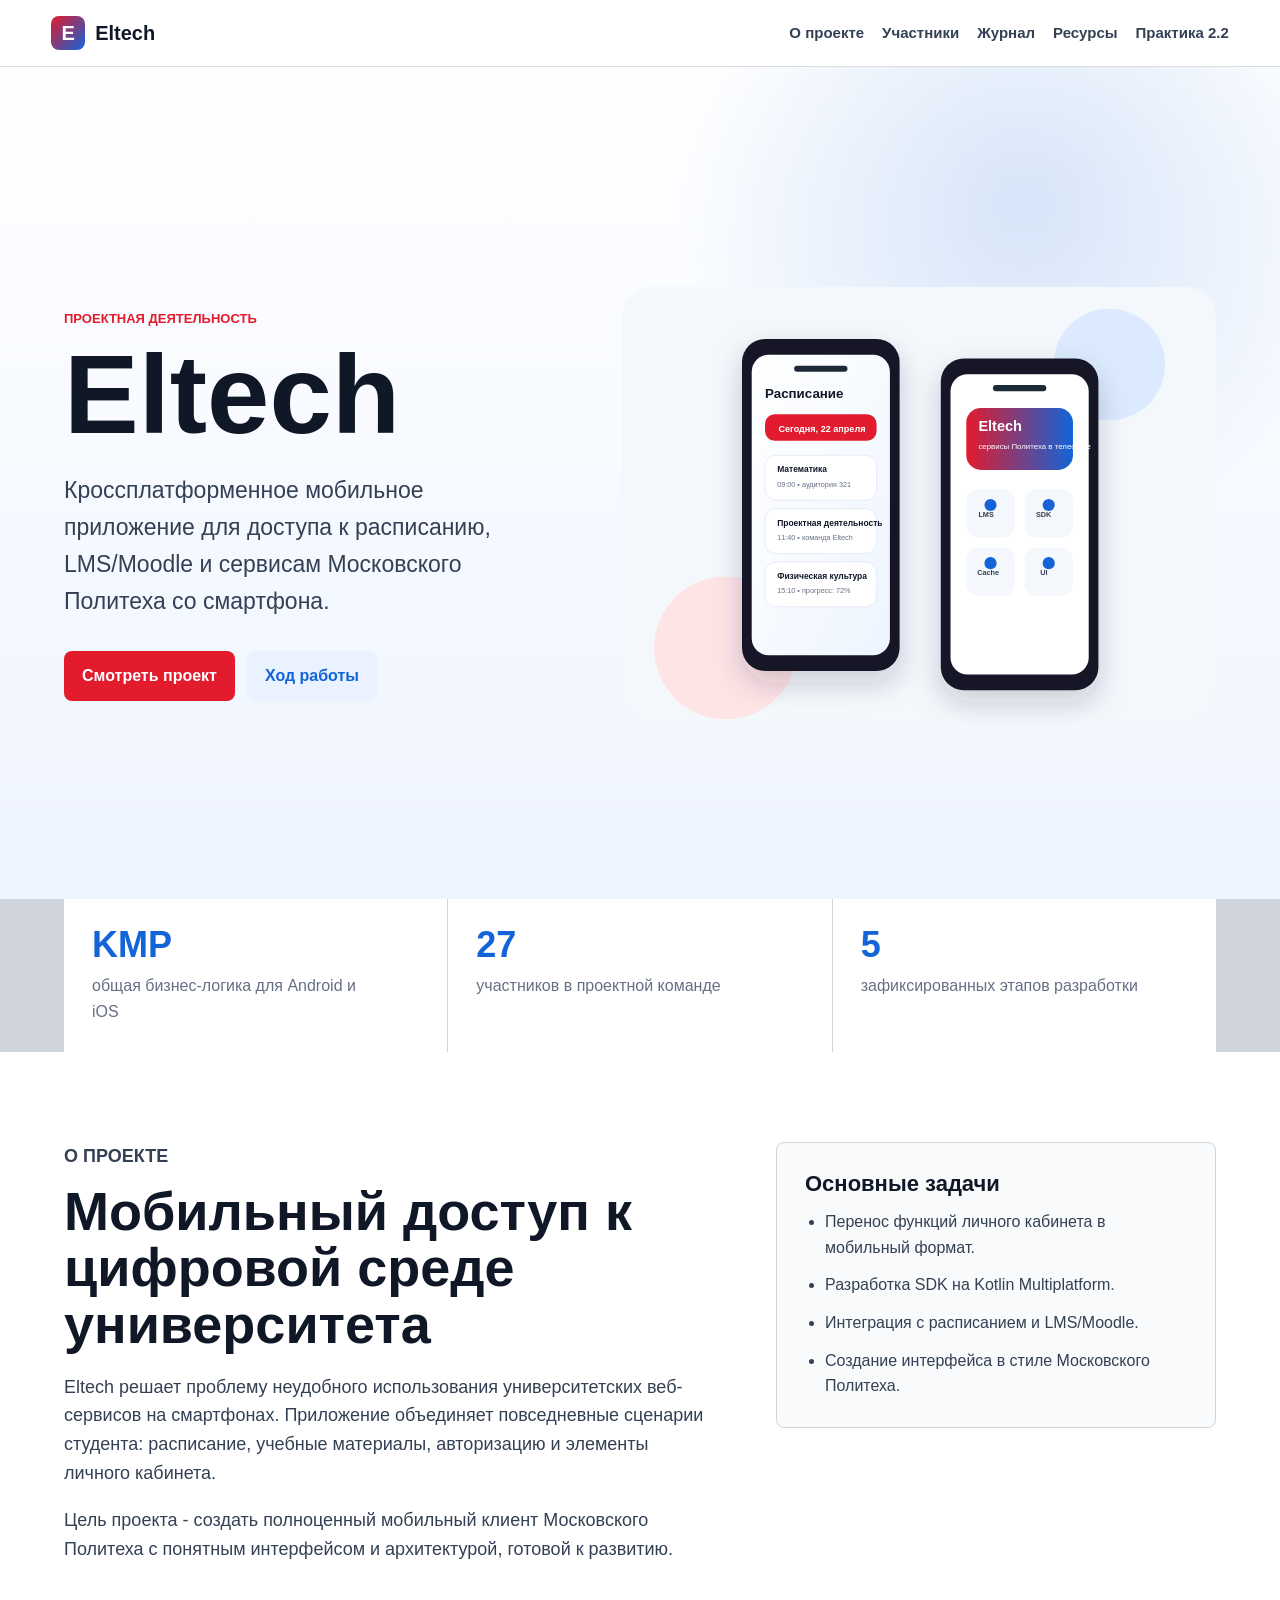
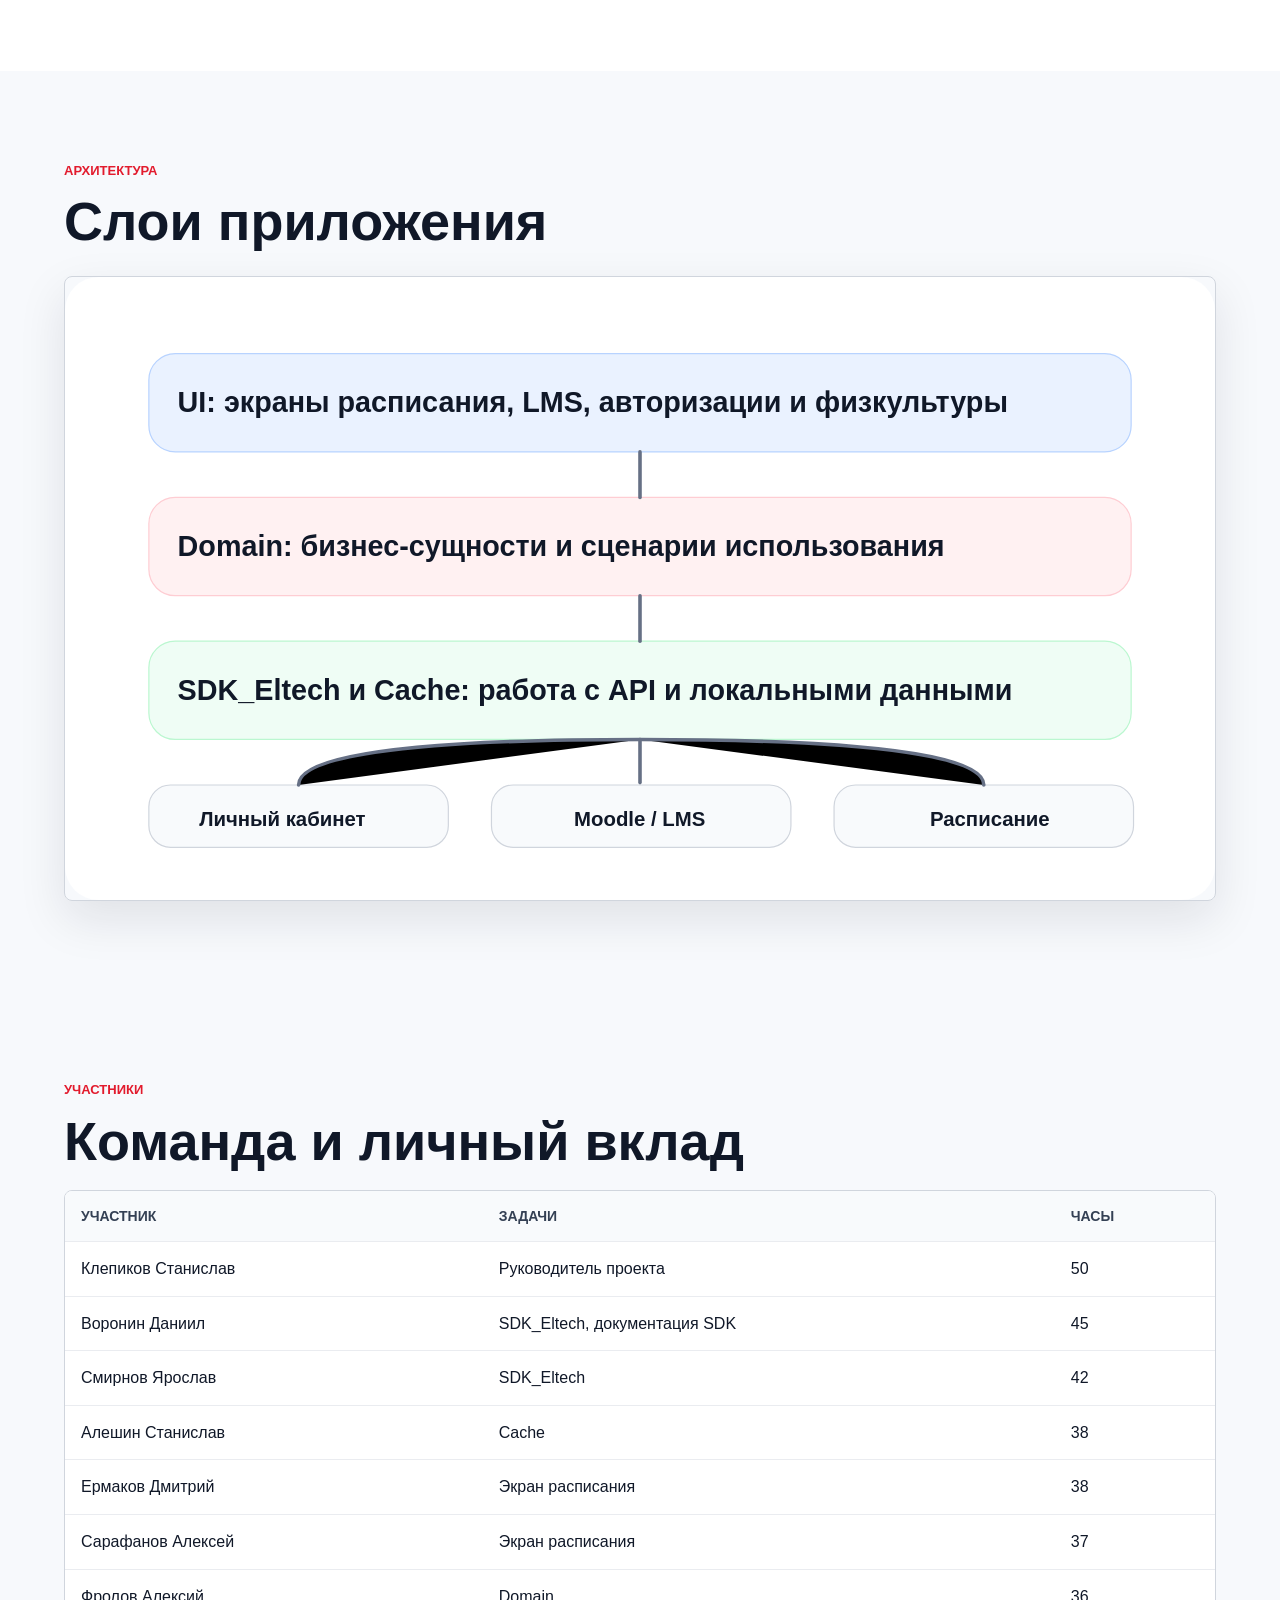
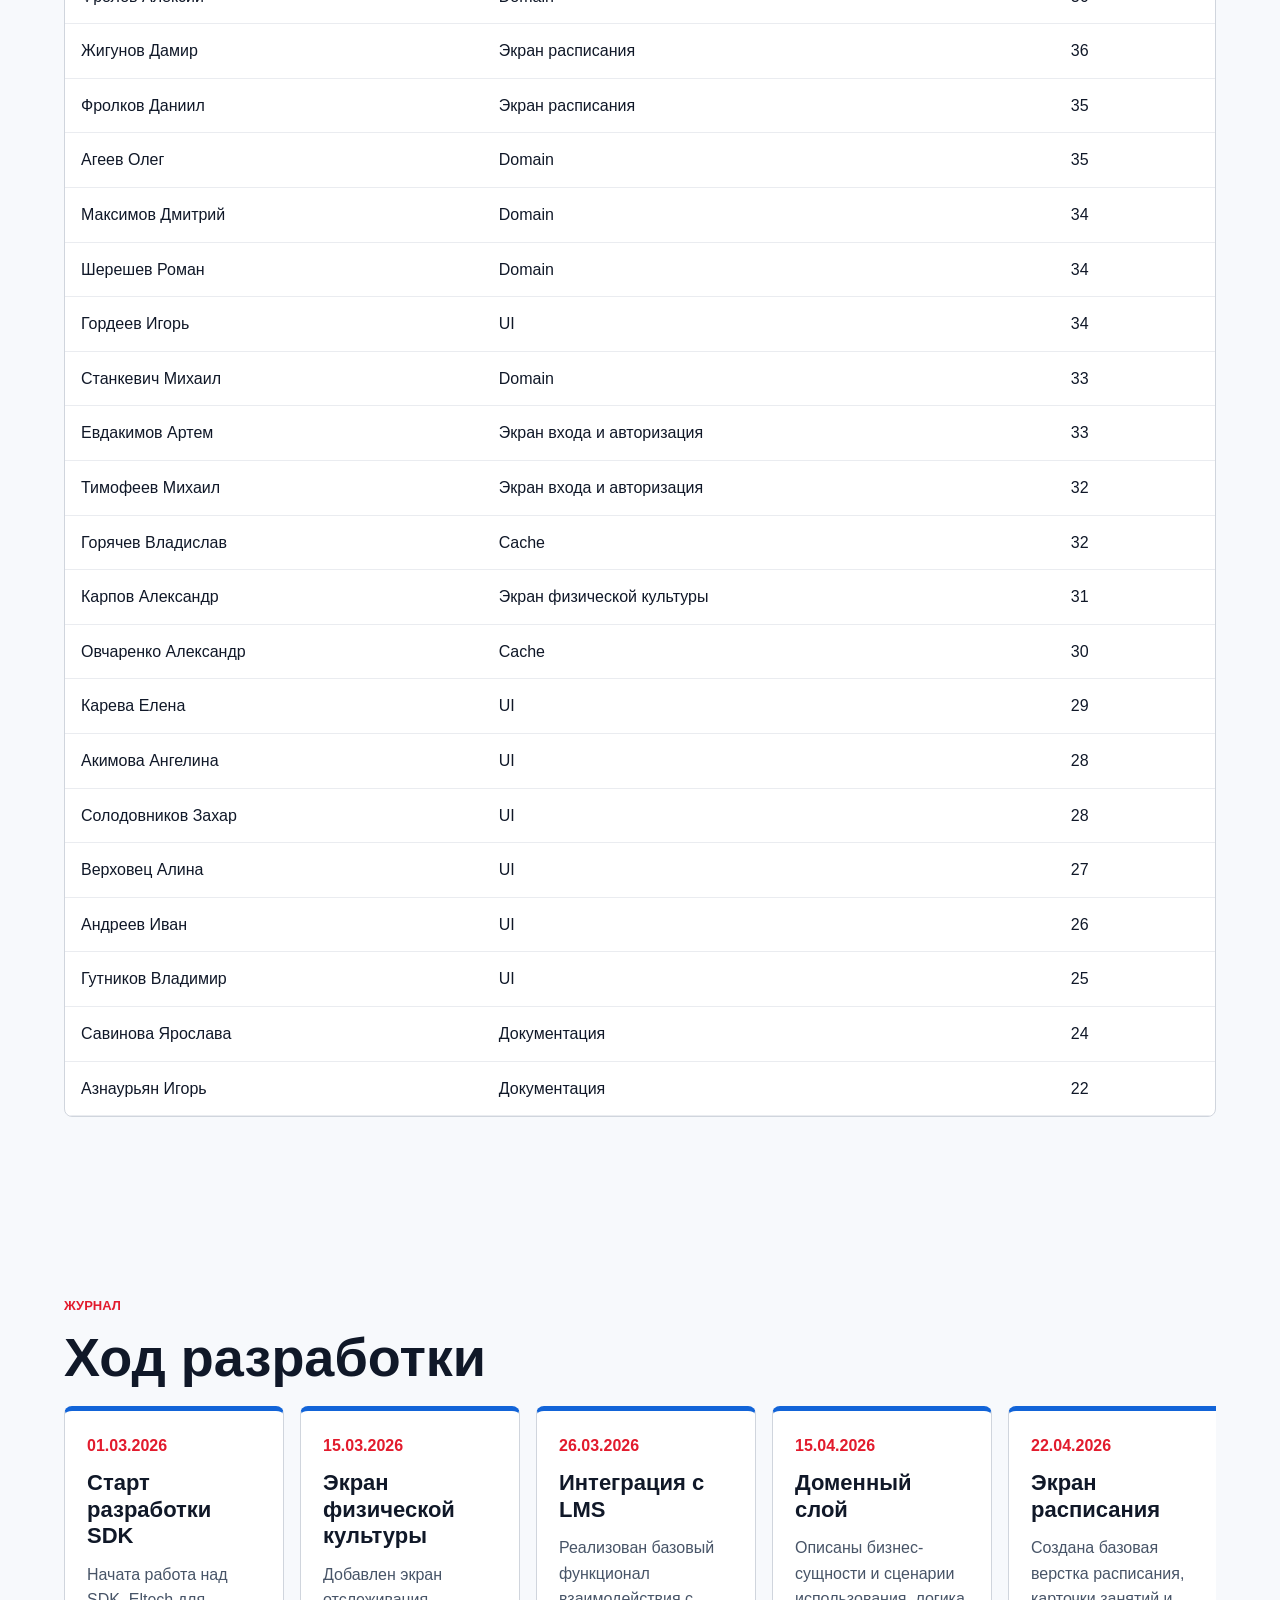
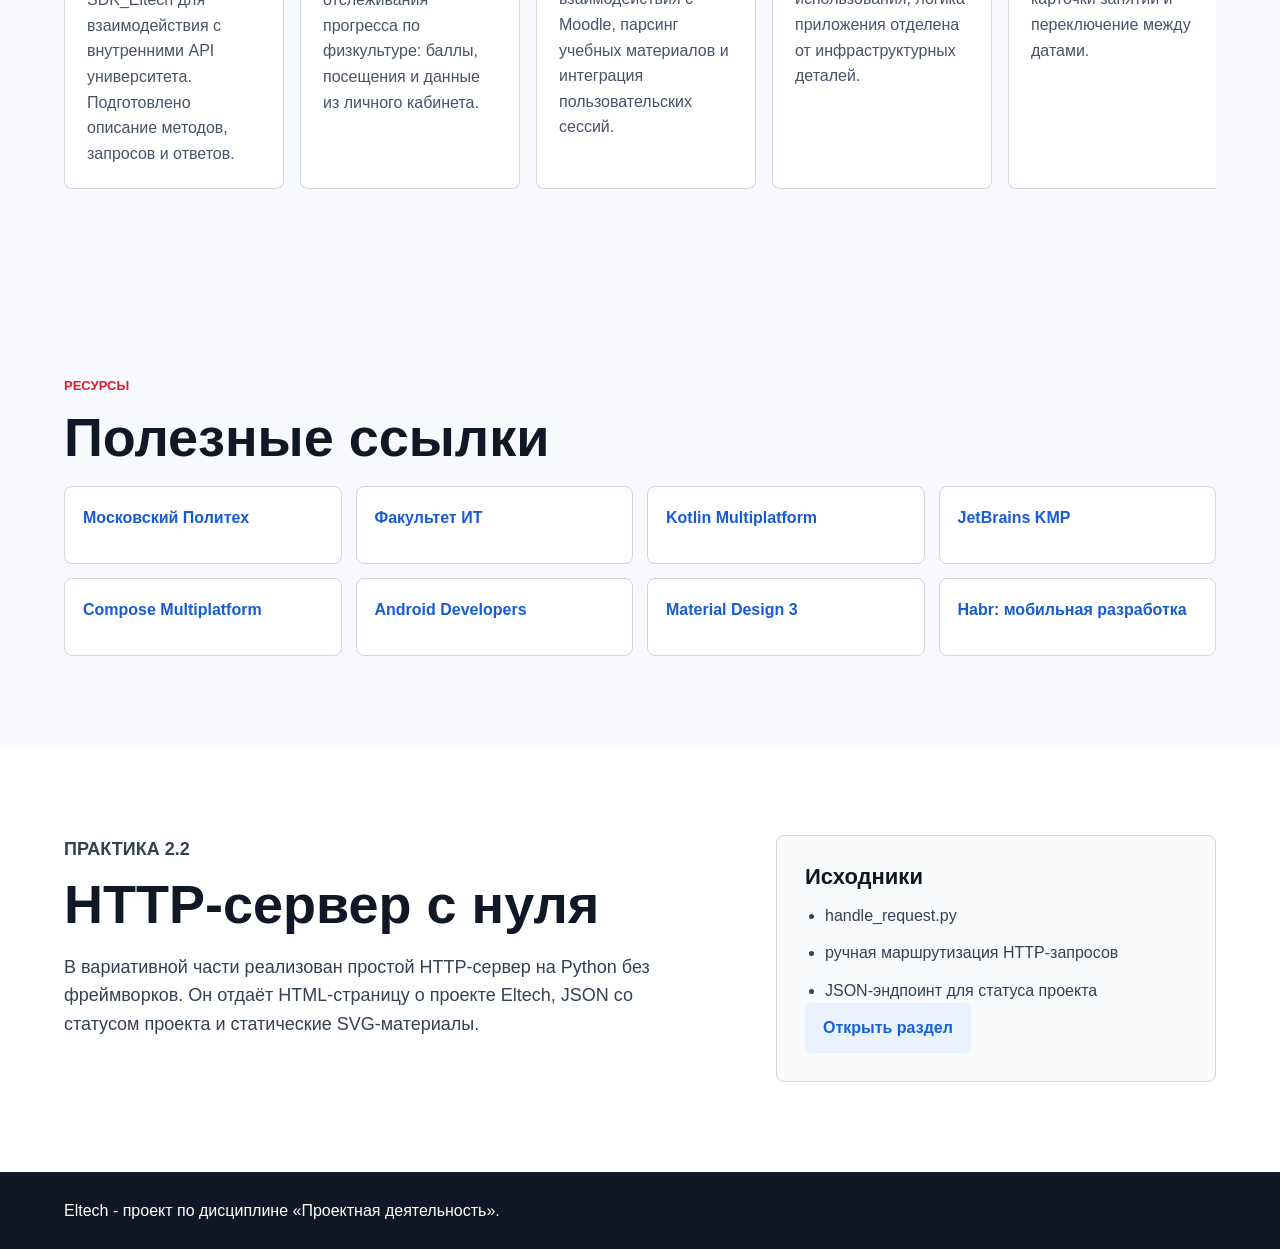
<file: site/index.html>
<!doctype html>
<html lang="ru">
  <head>
    <meta charset="utf-8">
    <meta name="viewport" content="width=device-width, initial-scale=1">
    <title>Eltech - мобильное приложение Московского Политеха</title>
    <link rel="stylesheet" href="css/main.css">
  </head>
  <body>
    <header class="topbar">
      <a class="brand" href="#home" aria-label="Eltech">
        <span class="brand-mark">E</span>
        <span>Eltech</span>
      </a>
      <nav class="nav" aria-label="Основная навигация">
        <a href="about.html">О проекте</a>
        <a href="members.html">Участники</a>
        <a href="journal.html">Журнал</a>
        <a href="resources.html">Ресурсы</a>
        <a href="practical.html">Практика 2.2</a>
      </nav>
    </header>

    <main>
      <section class="hero" id="home">
        <div class="hero-text">
          <p class="eyebrow">Проектная деятельность</p>
          <h1>Eltech</h1>
          <p class="lead">Кроссплатформенное мобильное приложение для доступа к расписанию, LMS/Moodle и сервисам Московского Политеха со смартфона.</p>
          <div class="hero-actions">
            <a class="button primary" href="about.html">Смотреть проект</a>
            <a class="button secondary" href="journal.html">Ход работы</a>
          </div>
        </div>
        <figure class="hero-media">
          <img src="img/app-preview.svg" alt="Макет экранов мобильного приложения Eltech">
        </figure>
      </section>

      <section class="section compact" aria-label="Ключевая информация">
        <div class="stat">
          <strong>KMP</strong>
          <span>общая бизнес-логика для Android и iOS</span>
        </div>
        <div class="stat">
          <strong>27</strong>
          <span>участников в проектной команде</span>
        </div>
        <div class="stat">
          <strong>5</strong>
          <span>зафиксированных этапов разработки</span>
        </div>
      </section>

      <section class="section split" id="about">
        <div>
          <p class="eyebrow">О проекте</p>
          <h2>Мобильный доступ к цифровой среде университета</h2>
          <p>Eltech решает проблему неудобного использования университетских веб-сервисов на смартфонах. Приложение объединяет повседневные сценарии студента: расписание, учебные материалы, авторизацию и элементы личного кабинета.</p>
          <p>Цель проекта - создать полноценный мобильный клиент Московского Политеха с понятным интерфейсом и архитектурой, готовой к развитию.</p>
        </div>
        <div class="panel">
          <h3>Основные задачи</h3>
          <ul class="checklist">
            <li>Перенос функций личного кабинета в мобильный формат.</li>
            <li>Разработка SDK на Kotlin Multiplatform.</li>
            <li>Интеграция с расписанием и LMS/Moodle.</li>
            <li>Создание интерфейса в стиле Московского Политеха.</li>
          </ul>
        </div>
      </section>

      <section class="section">
        <p class="eyebrow">Архитектура</p>
        <h2>Слои приложения</h2>
        <img class="wide-visual" src="img/architecture.svg" alt="Схема архитектуры Eltech">
      </section>

      <section class="section" id="members">
        <p class="eyebrow">Участники</p>
        <h2>Команда и личный вклад</h2>
        <div class="table-wrap">
          <table>
            <thead>
              <tr>
                <th>Участник</th>
                <th>Задачи</th>
                <th>Часы</th>
              </tr>
            </thead>
            <tbody>
              <tr><td>Клепиков Станислав</td><td>Руководитель проекта</td><td>50</td></tr>
              <tr><td>Воронин Даниил</td><td>SDK_Eltech, документация SDK</td><td>45</td></tr>
              <tr><td>Смирнов Ярослав</td><td>SDK_Eltech</td><td>42</td></tr>
              <tr><td>Алешин Станислав</td><td>Cache</td><td>38</td></tr>
              <tr><td>Ермаков Дмитрий</td><td>Экран расписания</td><td>38</td></tr>
              <tr><td>Сарафанов Алексей</td><td>Экран расписания</td><td>37</td></tr>
              <tr><td>Фролов Алексий</td><td>Domain</td><td>36</td></tr>
              <tr><td>Жигунов Дамир</td><td>Экран расписания</td><td>36</td></tr>
              <tr><td>Фролков Даниил</td><td>Экран расписания</td><td>35</td></tr>
              <tr><td>Агеев Олег</td><td>Domain</td><td>35</td></tr>
              <tr><td>Максимов Дмитрий</td><td>Domain</td><td>34</td></tr>
              <tr><td>Шерешев Роман</td><td>Domain</td><td>34</td></tr>
              <tr><td>Гордеев Игорь</td><td>UI</td><td>34</td></tr>
              <tr><td>Станкевич Михаил</td><td>Domain</td><td>33</td></tr>
              <tr><td>Евдакимов Артем</td><td>Экран входа и авторизация</td><td>33</td></tr>
              <tr><td>Тимофеев Михаил</td><td>Экран входа и авторизация</td><td>32</td></tr>
              <tr><td>Горячев Владислав</td><td>Cache</td><td>32</td></tr>
              <tr><td>Карпов Александр</td><td>Экран физической культуры</td><td>31</td></tr>
              <tr><td>Овчаренко Александр</td><td>Cache</td><td>30</td></tr>
              <tr><td>Карева Елена</td><td>UI</td><td>29</td></tr>
              <tr><td>Акимова Ангелина</td><td>UI</td><td>28</td></tr>
              <tr><td>Солодовников Захар</td><td>UI</td><td>28</td></tr>
              <tr><td>Верховец Алина</td><td>UI</td><td>27</td></tr>
              <tr><td>Андреев Иван</td><td>UI</td><td>26</td></tr>
              <tr><td>Гутников Владимир</td><td>UI</td><td>25</td></tr>
              <tr><td>Савинова Ярослава</td><td>Документация</td><td>24</td></tr>
              <tr><td>Азнаурьян Игорь</td><td>Документация</td><td>22</td></tr>
            </tbody>
          </table>
        </div>
      </section>

      <section class="section" id="journal">
        <p class="eyebrow">Журнал</p>
        <h2>Ход разработки</h2>
        <div class="timeline">
          <article>
            <time datetime="2026-03-01">01.03.2026</time>
            <h3>Старт разработки SDK</h3>
            <p>Начата работа над SDK_Eltech для взаимодействия с внутренними API университета. Подготовлено описание методов, запросов и ответов.</p>
          </article>
          <article>
            <time datetime="2026-03-15">15.03.2026</time>
            <h3>Экран физической культуры</h3>
            <p>Добавлен экран отслеживания прогресса по физкультуре: баллы, посещения и данные из личного кабинета.</p>
          </article>
          <article>
            <time datetime="2026-03-26">26.03.2026</time>
            <h3>Интеграция с LMS</h3>
            <p>Реализован базовый функционал взаимодействия с Moodle, парсинг учебных материалов и интеграция пользовательских сессий.</p>
          </article>
          <article>
            <time datetime="2026-04-15">15.04.2026</time>
            <h3>Доменный слой</h3>
            <p>Описаны бизнес-сущности и сценарии использования, логика приложения отделена от инфраструктурных деталей.</p>
          </article>
          <article>
            <time datetime="2026-04-22">22.04.2026</time>
            <h3>Экран расписания</h3>
            <p>Создана базовая верстка расписания, карточки занятий и переключение между датами.</p>
          </article>
        </div>
      </section>

      <section class="section" id="resources">
        <p class="eyebrow">Ресурсы</p>
        <h2>Полезные ссылки</h2>
        <div class="links-grid">
          <a href="https://mospolytech.ru/">Московский Политех</a>
          <a href="https://mospolytech.ru/obuchenie/fakultety-i-instituty/fakultet-it/">Факультет ИТ</a>
          <a href="https://kotlinlang.org/docs/multiplatform.html">Kotlin Multiplatform</a>
          <a href="https://www.jetbrains.com/kotlin-multiplatform/">JetBrains KMP</a>
          <a href="https://www.jetbrains.com/lp/compose-multiplatform/">Compose Multiplatform</a>
          <a href="https://developer.android.com/">Android Developers</a>
          <a href="https://m3.material.io/">Material Design 3</a>
          <a href="https://habr.com/ru/hub/mobile_dev/">Habr: мобильная разработка</a>
        </div>
      </section>

      <section class="section split">
        <div>
          <p class="eyebrow">Практика 2.2</p>
          <h2>HTTP-сервер с нуля</h2>
          <p>В вариативной части реализован простой HTTP-сервер на Python без фреймворков. Он отдаёт HTML-страницу о проекте Eltech, JSON со статусом проекта и статические SVG-материалы.</p>
        </div>
        <div class="panel">
          <h3>Исходники</h3>
          <ul class="checklist">
            <li>handle_request.py</li>
            <li>ручная маршрутизация HTTP-запросов</li>
            <li>JSON-эндпоинт для статуса проекта</li>
          </ul>
          <a class="button secondary" href="practical.html">Открыть раздел</a>
        </div>
      </section>
    </main>

    <footer class="footer">
      <p>Eltech - проект по дисциплине «Проектная деятельность».</p>
    </footer>
  </body>
</html>
</file>
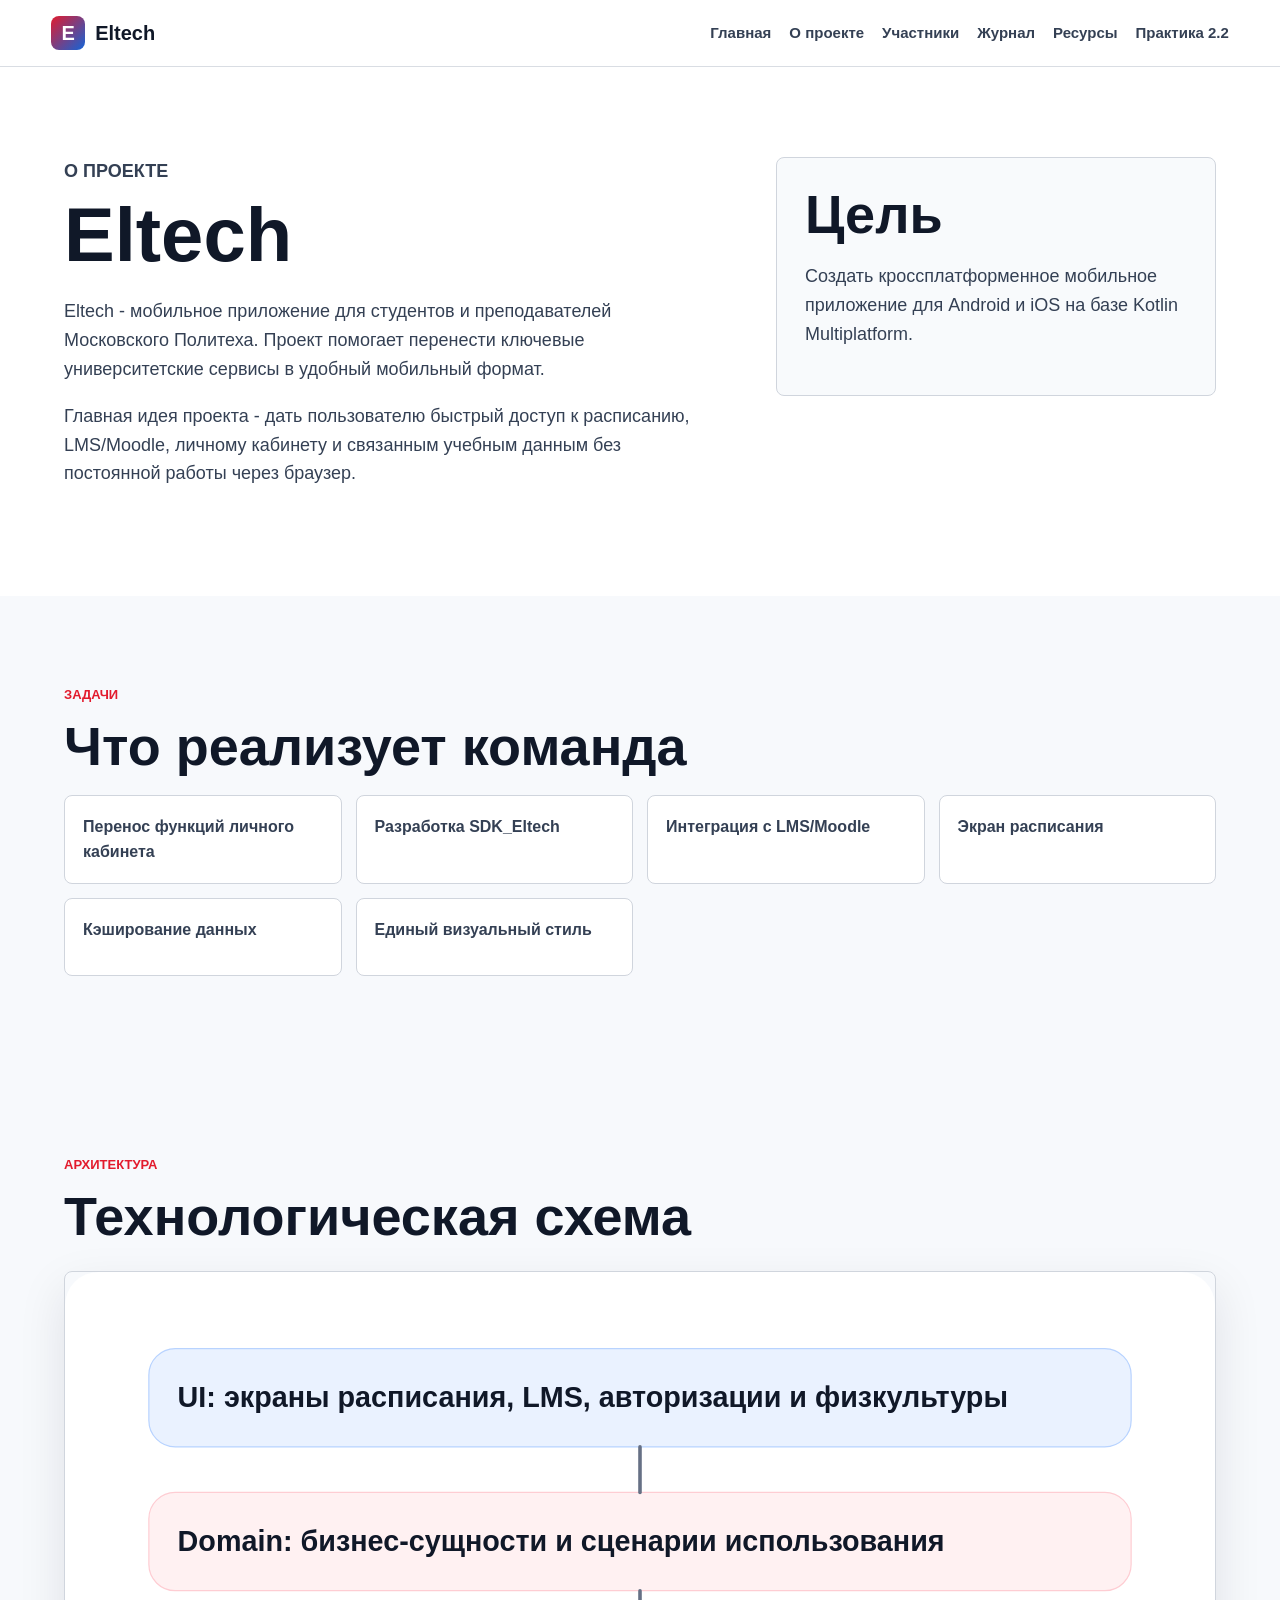
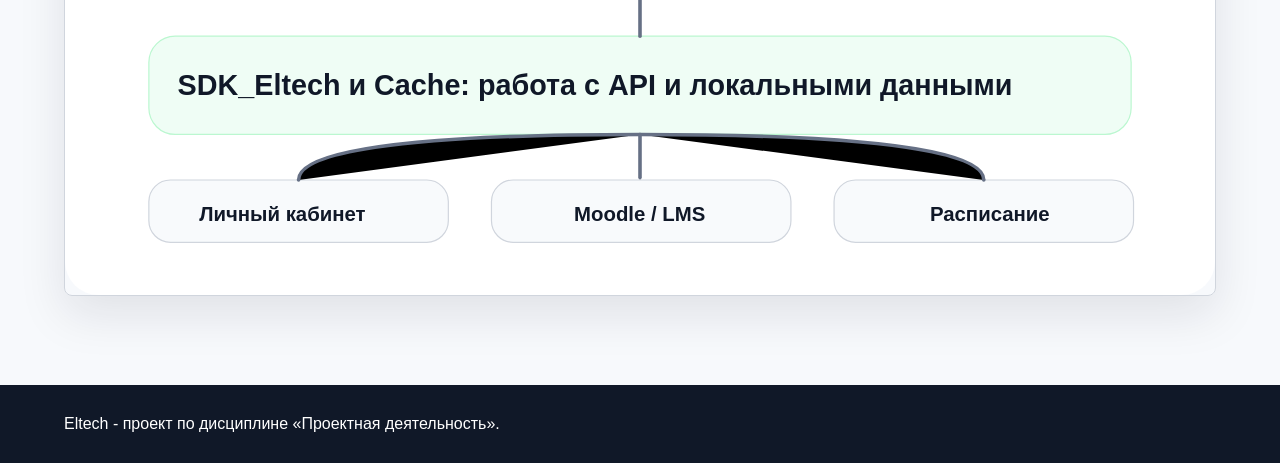
<file: site/about.html>
<!doctype html>
<html lang="ru">
  <head>
    <meta charset="utf-8">
    <meta name="viewport" content="width=device-width, initial-scale=1">
    <title>О проекте - Eltech</title>
    <link rel="stylesheet" href="css/main.css">
  </head>
  <body>
    <header class="topbar">
      <a class="brand" href="index.html" aria-label="Eltech"><span class="brand-mark">E</span><span>Eltech</span></a>
      <nav class="nav" aria-label="Основная навигация">
        <a href="index.html">Главная</a>
        <a href="about.html">О проекте</a>
        <a href="members.html">Участники</a>
        <a href="journal.html">Журнал</a>
        <a href="resources.html">Ресурсы</a>
        <a href="practical.html">Практика 2.2</a>
      </nav>
    </header>
    <main>
      <section class="section split">
        <div>
          <p class="eyebrow">О проекте</p>
          <h1 class="page-heading">Eltech</h1>
          <p>Eltech - мобильное приложение для студентов и преподавателей Московского Политеха. Проект помогает перенести ключевые университетские сервисы в удобный мобильный формат.</p>
          <p>Главная идея проекта - дать пользователю быстрый доступ к расписанию, LMS/Moodle, личному кабинету и связанным учебным данным без постоянной работы через браузер.</p>
        </div>
        <div class="panel">
          <h2>Цель</h2>
          <p>Создать кроссплатформенное мобильное приложение для Android и iOS на базе Kotlin Multiplatform.</p>
        </div>
      </section>
      <section class="section">
        <p class="eyebrow">Задачи</p>
        <h2>Что реализует команда</h2>
        <div class="links-grid">
          <span class="info-tile">Перенос функций личного кабинета</span>
          <span class="info-tile">Разработка SDK_Eltech</span>
          <span class="info-tile">Интеграция с LMS/Moodle</span>
          <span class="info-tile">Экран расписания</span>
          <span class="info-tile">Кэширование данных</span>
          <span class="info-tile">Единый визуальный стиль</span>
        </div>
      </section>
      <section class="section">
        <p class="eyebrow">Архитектура</p>
        <h2>Технологическая схема</h2>
        <img class="wide-visual" src="img/architecture.svg" alt="Архитектура проекта Eltech">
      </section>
    </main>
    <footer class="footer"><p>Eltech - проект по дисциплине «Проектная деятельность».</p></footer>
  </body>
</html>
</file>
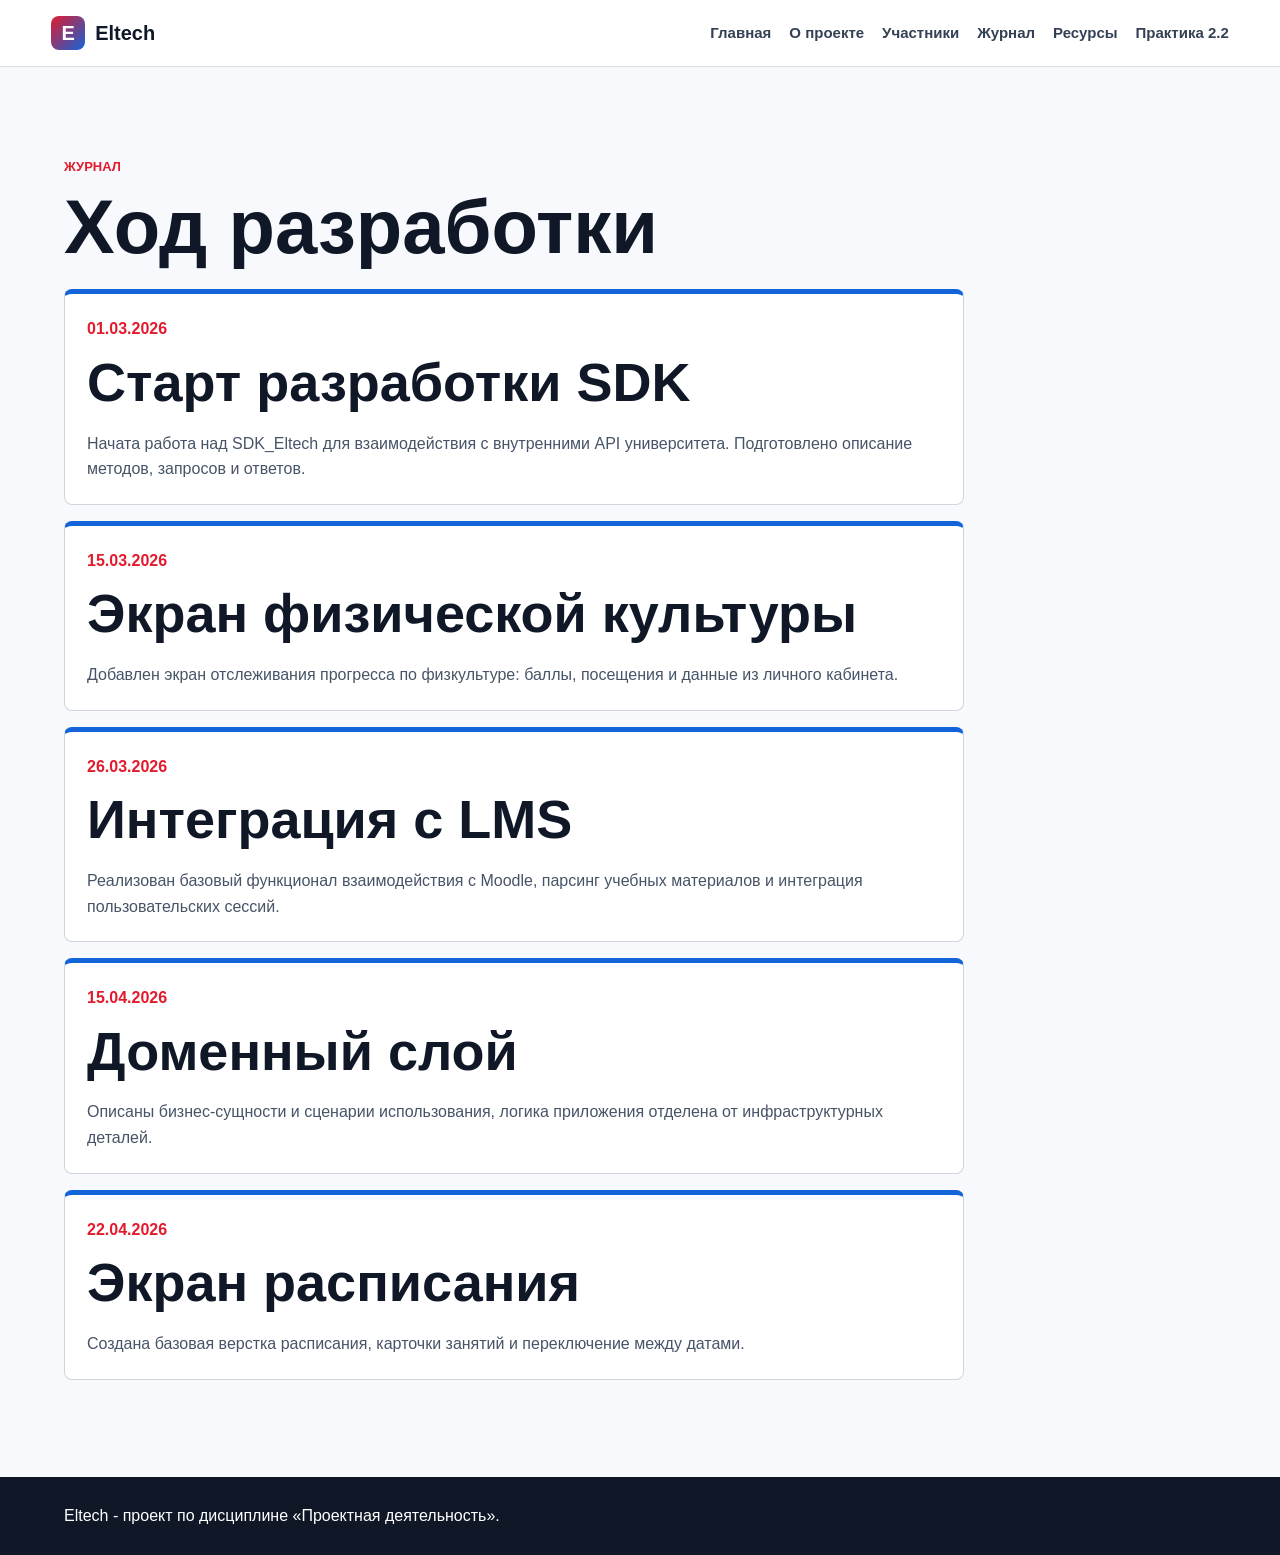
<file: site/journal.html>
<!doctype html>
<html lang="ru">
  <head>
    <meta charset="utf-8">
    <meta name="viewport" content="width=device-width, initial-scale=1">
    <title>Журнал - Eltech</title>
    <link rel="stylesheet" href="css/main.css">
  </head>
  <body>
    <header class="topbar">
      <a class="brand" href="index.html" aria-label="Eltech"><span class="brand-mark">E</span><span>Eltech</span></a>
      <nav class="nav" aria-label="Основная навигация">
        <a href="index.html">Главная</a>
        <a href="about.html">О проекте</a>
        <a href="members.html">Участники</a>
        <a href="journal.html">Журнал</a>
        <a href="resources.html">Ресурсы</a>
        <a href="practical.html">Практика 2.2</a>
      </nav>
    </header>
    <main>
      <section class="section">
        <p class="eyebrow">Журнал</p>
        <h1 class="page-heading">Ход разработки</h1>
        <div class="timeline vertical">
          <article><time datetime="2026-03-01">01.03.2026</time><h2>Старт разработки SDK</h2><p>Начата работа над SDK_Eltech для взаимодействия с внутренними API университета. Подготовлено описание методов, запросов и ответов.</p></article>
          <article><time datetime="2026-03-15">15.03.2026</time><h2>Экран физической культуры</h2><p>Добавлен экран отслеживания прогресса по физкультуре: баллы, посещения и данные из личного кабинета.</p></article>
          <article><time datetime="2026-03-26">26.03.2026</time><h2>Интеграция с LMS</h2><p>Реализован базовый функционал взаимодействия с Moodle, парсинг учебных материалов и интеграция пользовательских сессий.</p></article>
          <article><time datetime="2026-04-15">15.04.2026</time><h2>Доменный слой</h2><p>Описаны бизнес-сущности и сценарии использования, логика приложения отделена от инфраструктурных деталей.</p></article>
          <article><time datetime="2026-04-22">22.04.2026</time><h2>Экран расписания</h2><p>Создана базовая верстка расписания, карточки занятий и переключение между датами.</p></article>
        </div>
      </section>
    </main>
    <footer class="footer"><p>Eltech - проект по дисциплине «Проектная деятельность».</p></footer>
  </body>
</html>
</file>
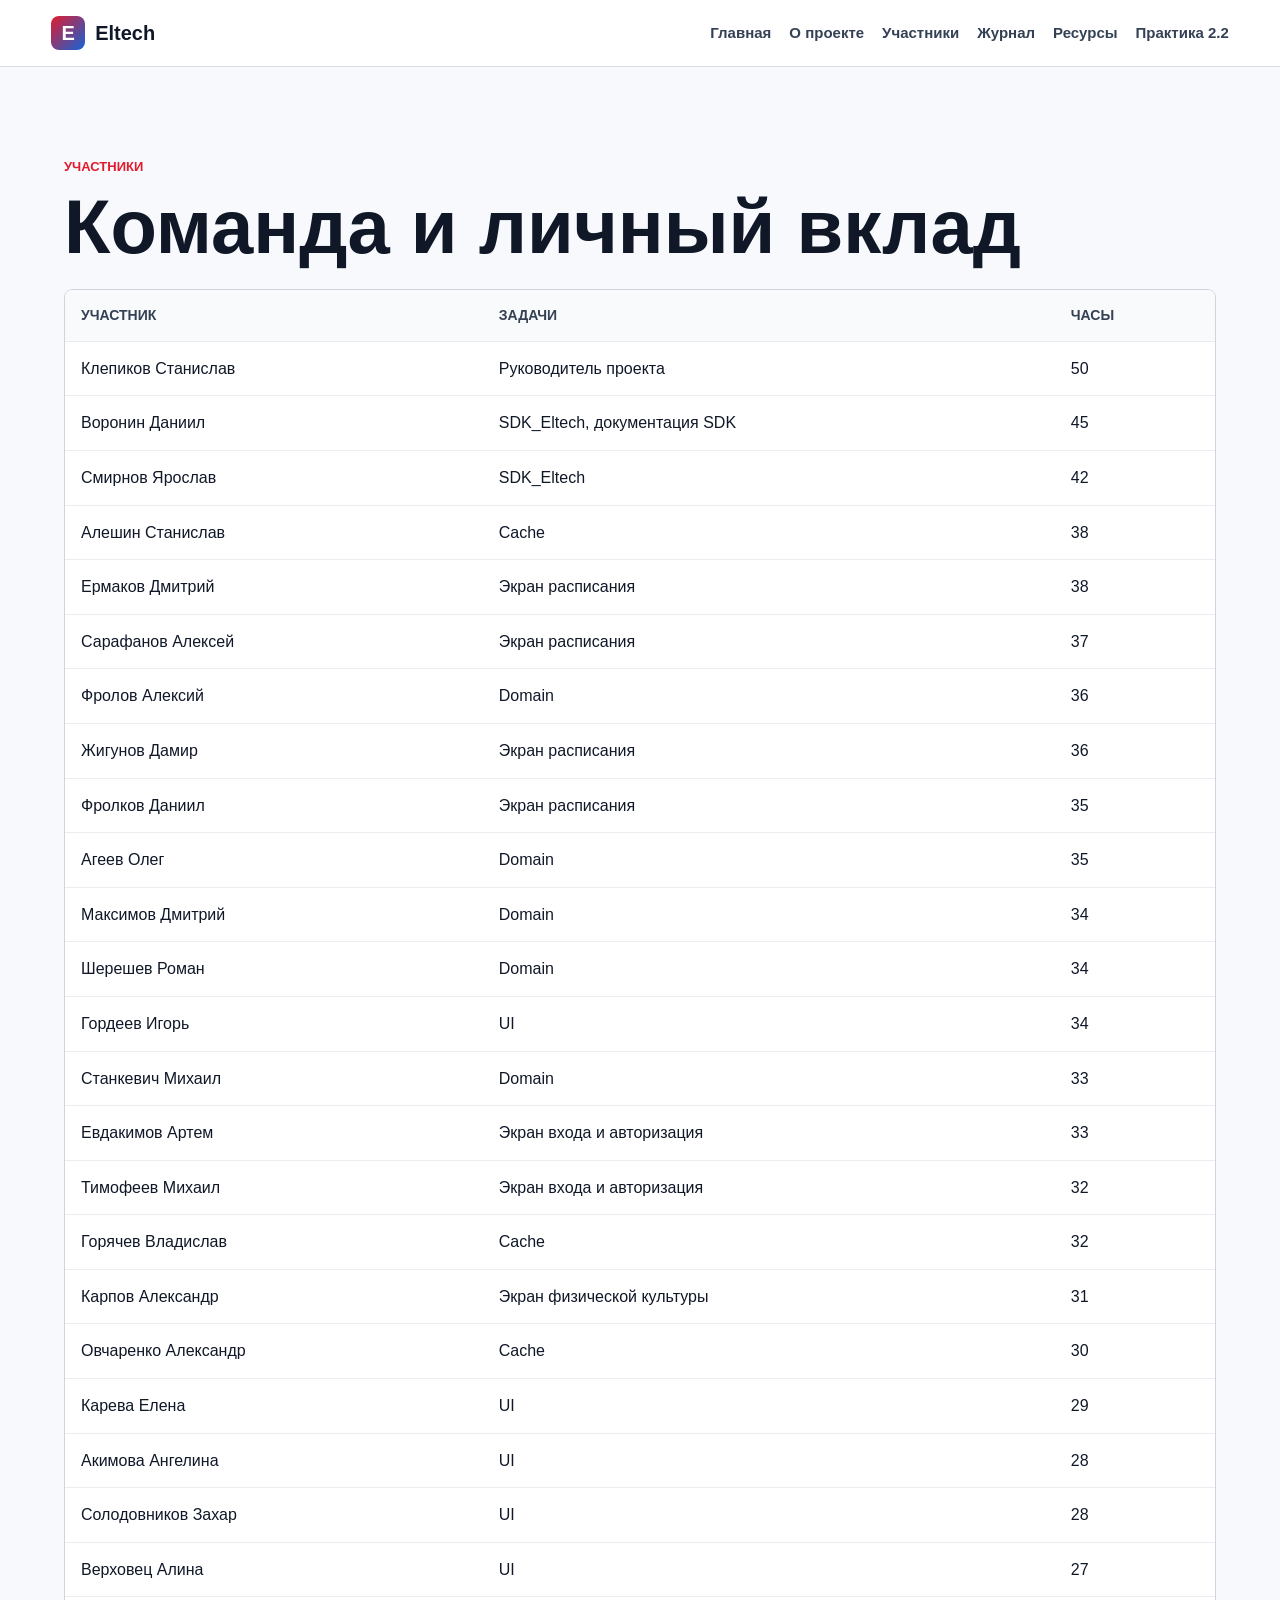
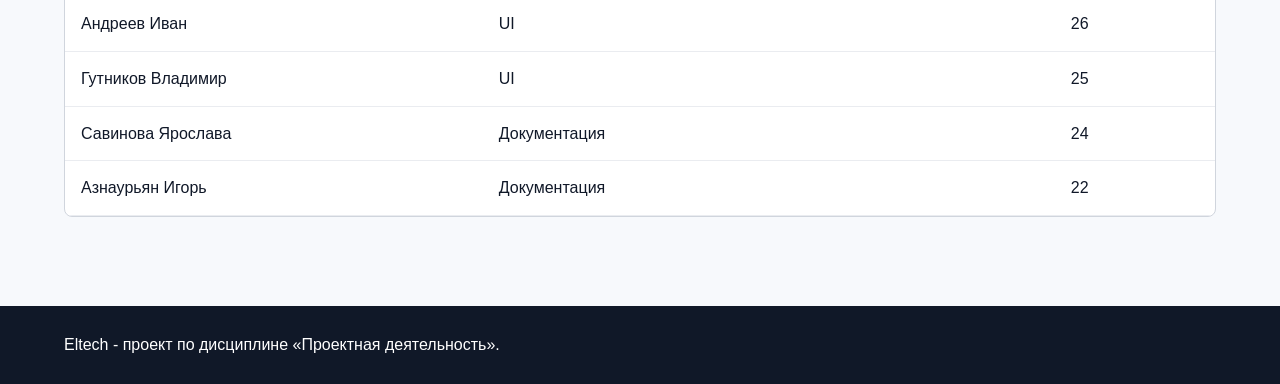
<file: site/members.html>
<!doctype html>
<html lang="ru">
  <head>
    <meta charset="utf-8">
    <meta name="viewport" content="width=device-width, initial-scale=1">
    <title>Участники - Eltech</title>
    <link rel="stylesheet" href="css/main.css">
  </head>
  <body>
    <header class="topbar">
      <a class="brand" href="index.html" aria-label="Eltech"><span class="brand-mark">E</span><span>Eltech</span></a>
      <nav class="nav" aria-label="Основная навигация">
        <a href="index.html">Главная</a>
        <a href="about.html">О проекте</a>
        <a href="members.html">Участники</a>
        <a href="journal.html">Журнал</a>
        <a href="resources.html">Ресурсы</a>
        <a href="practical.html">Практика 2.2</a>
      </nav>
    </header>
    <main>
      <section class="section">
        <p class="eyebrow">Участники</p>
        <h1 class="page-heading">Команда и личный вклад</h1>
        <div class="table-wrap">
          <table>
            <thead><tr><th>Участник</th><th>Задачи</th><th>Часы</th></tr></thead>
            <tbody>
              <tr><td>Клепиков Станислав</td><td>Руководитель проекта</td><td>50</td></tr>
              <tr><td>Воронин Даниил</td><td>SDK_Eltech, документация SDK</td><td>45</td></tr>
              <tr><td>Смирнов Ярослав</td><td>SDK_Eltech</td><td>42</td></tr>
              <tr><td>Алешин Станислав</td><td>Cache</td><td>38</td></tr>
              <tr><td>Ермаков Дмитрий</td><td>Экран расписания</td><td>38</td></tr>
              <tr><td>Сарафанов Алексей</td><td>Экран расписания</td><td>37</td></tr>
              <tr><td>Фролов Алексий</td><td>Domain</td><td>36</td></tr>
              <tr><td>Жигунов Дамир</td><td>Экран расписания</td><td>36</td></tr>
              <tr><td>Фролков Даниил</td><td>Экран расписания</td><td>35</td></tr>
              <tr><td>Агеев Олег</td><td>Domain</td><td>35</td></tr>
              <tr><td>Максимов Дмитрий</td><td>Domain</td><td>34</td></tr>
              <tr><td>Шерешев Роман</td><td>Domain</td><td>34</td></tr>
              <tr><td>Гордеев Игорь</td><td>UI</td><td>34</td></tr>
              <tr><td>Станкевич Михаил</td><td>Domain</td><td>33</td></tr>
              <tr><td>Евдакимов Артем</td><td>Экран входа и авторизация</td><td>33</td></tr>
              <tr><td>Тимофеев Михаил</td><td>Экран входа и авторизация</td><td>32</td></tr>
              <tr><td>Горячев Владислав</td><td>Cache</td><td>32</td></tr>
              <tr><td>Карпов Александр</td><td>Экран физической культуры</td><td>31</td></tr>
              <tr><td>Овчаренко Александр</td><td>Cache</td><td>30</td></tr>
              <tr><td>Карева Елена</td><td>UI</td><td>29</td></tr>
              <tr><td>Акимова Ангелина</td><td>UI</td><td>28</td></tr>
              <tr><td>Солодовников Захар</td><td>UI</td><td>28</td></tr>
              <tr><td>Верховец Алина</td><td>UI</td><td>27</td></tr>
              <tr><td>Андреев Иван</td><td>UI</td><td>26</td></tr>
              <tr><td>Гутников Владимир</td><td>UI</td><td>25</td></tr>
              <tr><td>Савинова Ярослава</td><td>Документация</td><td>24</td></tr>
              <tr><td>Азнаурьян Игорь</td><td>Документация</td><td>22</td></tr>
            </tbody>
          </table>
        </div>
      </section>
    </main>
    <footer class="footer"><p>Eltech - проект по дисциплине «Проектная деятельность».</p></footer>
  </body>
</html>
</file>
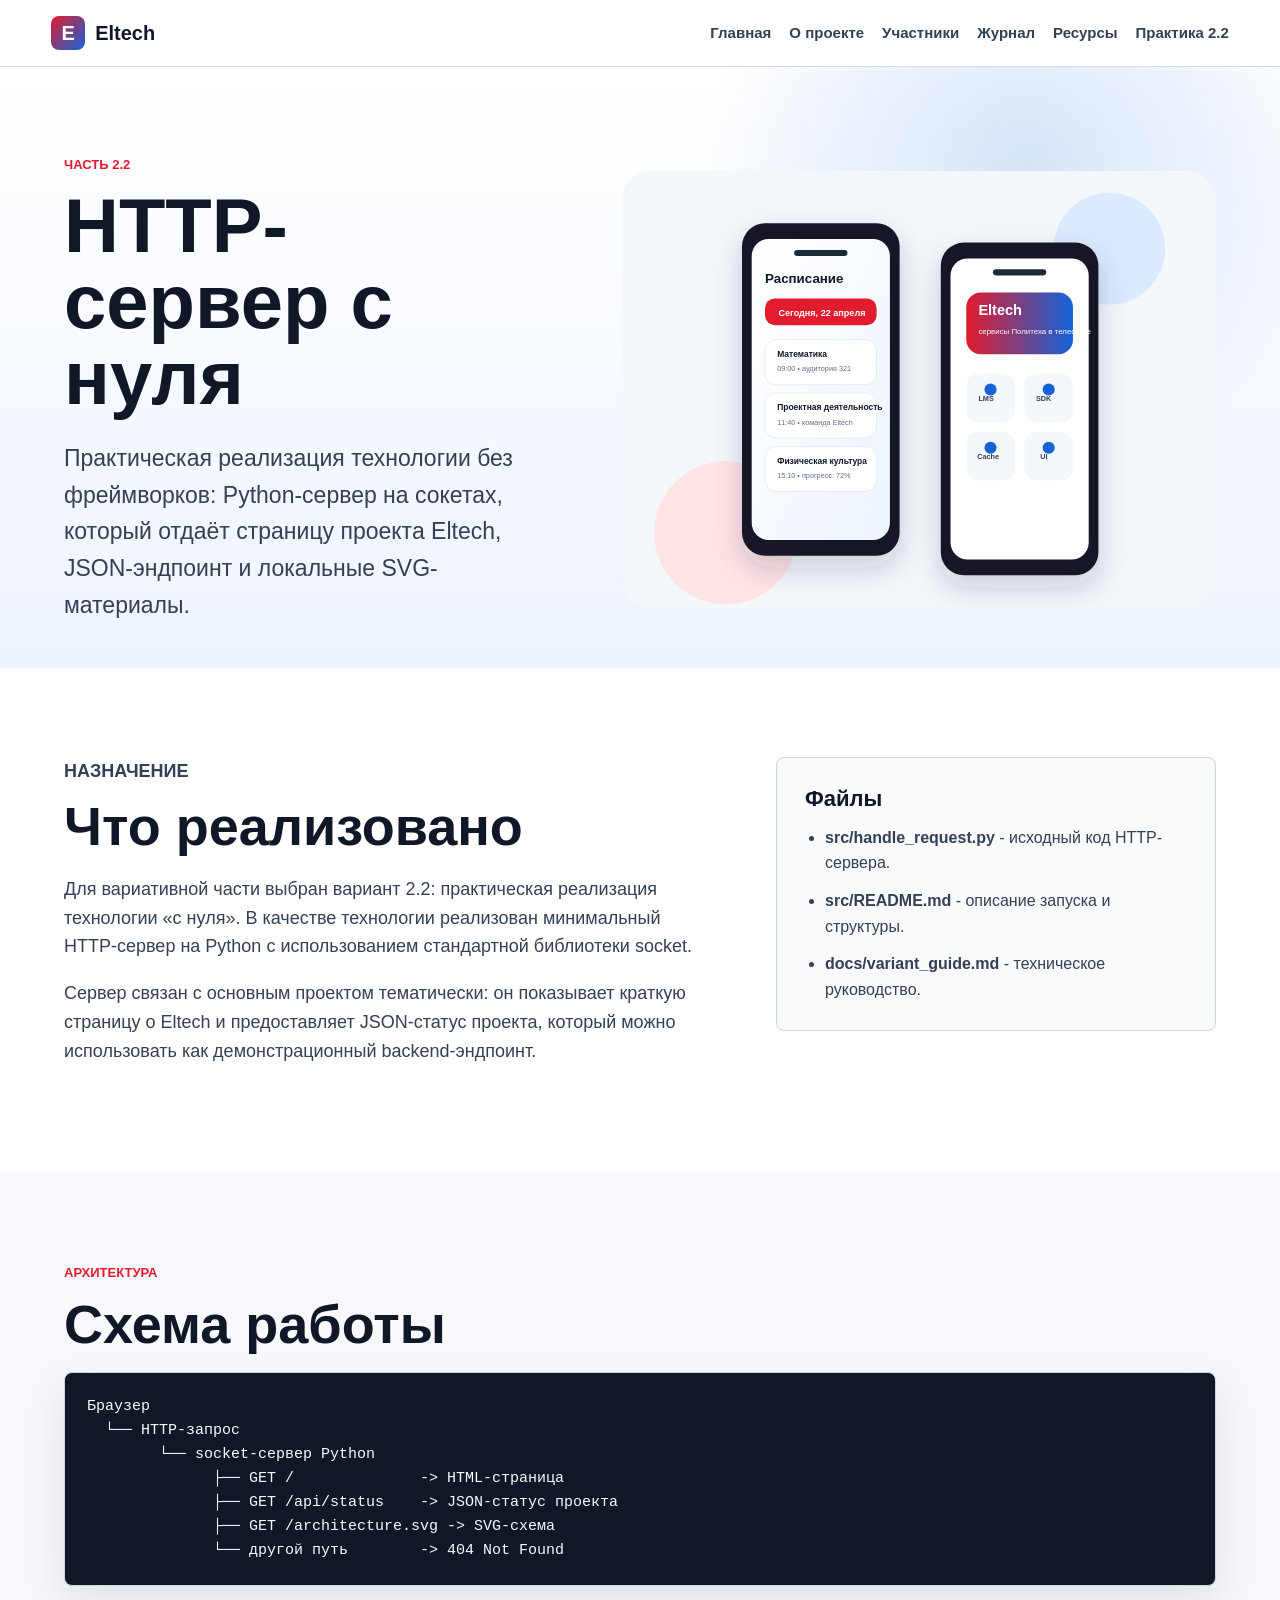
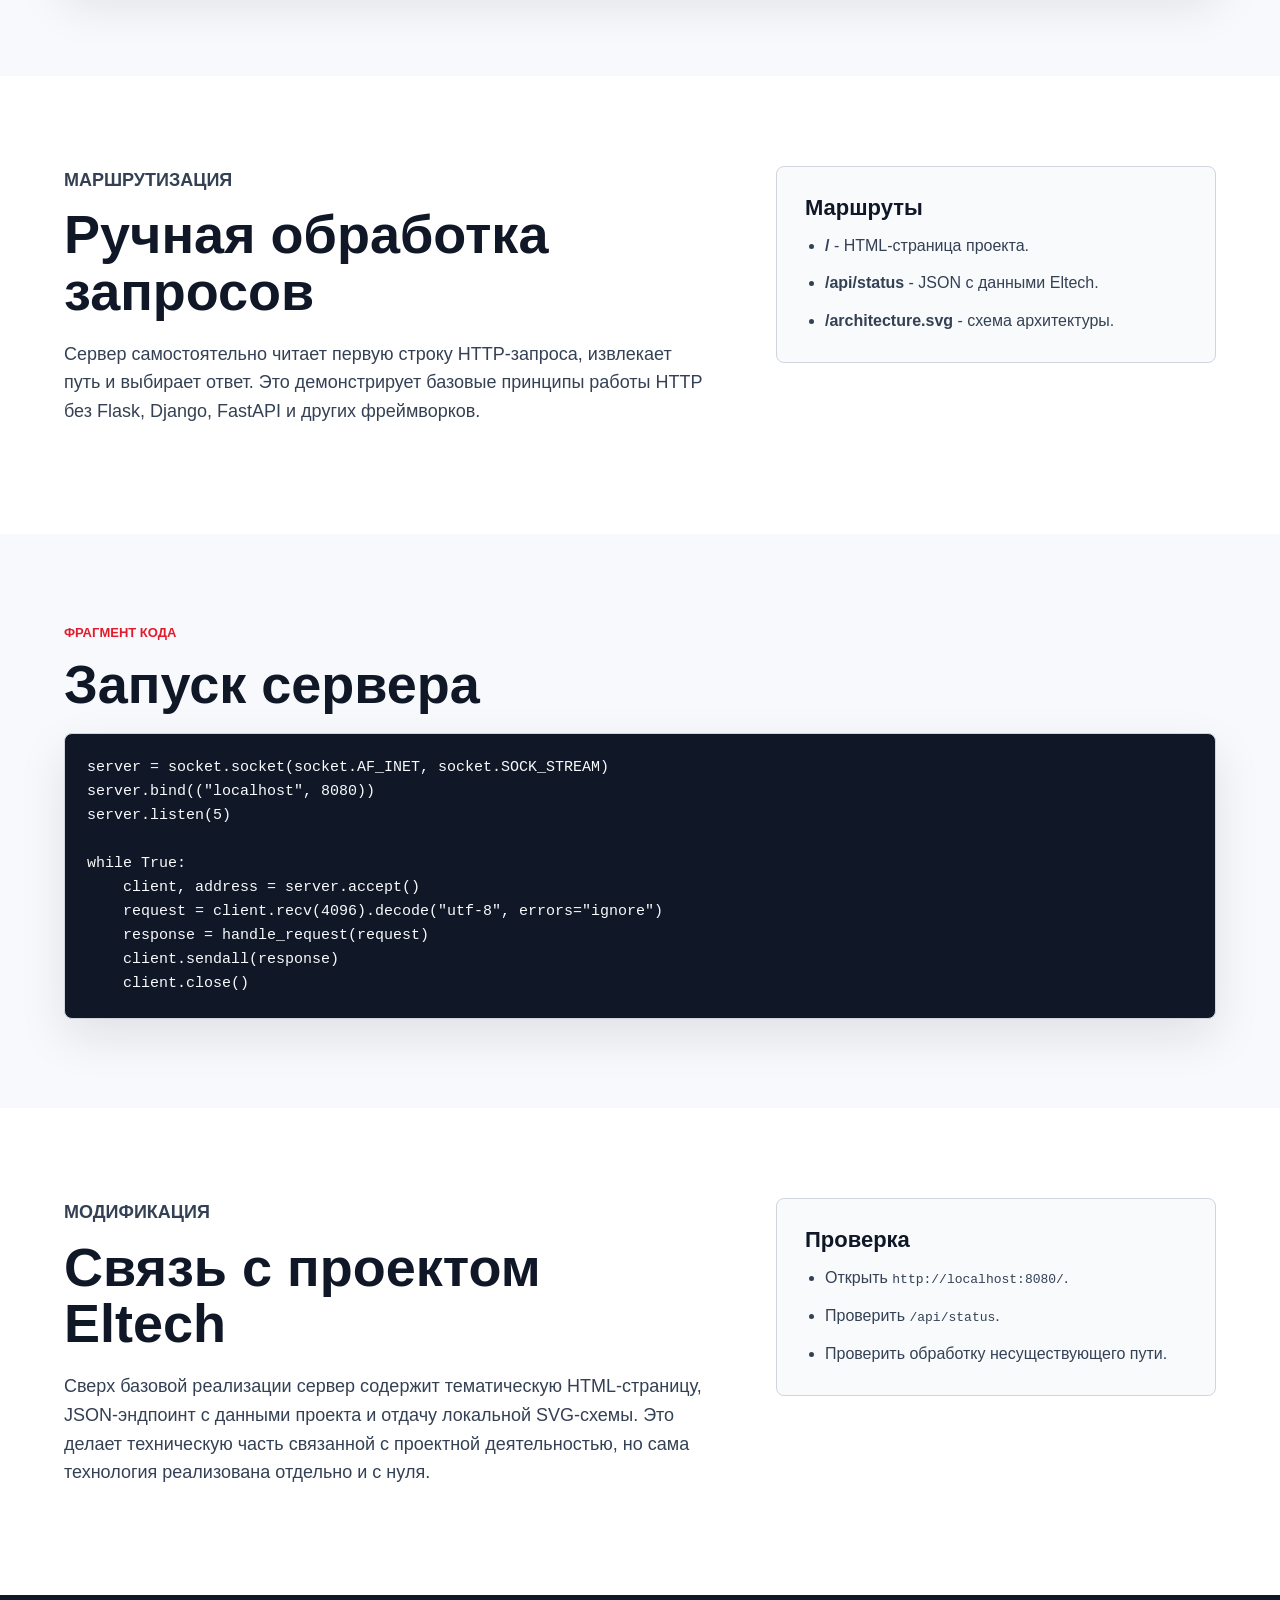
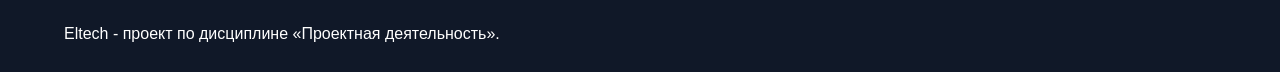
<file: site/practical.html>
<!doctype html>
<html lang="ru">
  <head>
    <meta charset="utf-8">
    <meta name="viewport" content="width=device-width, initial-scale=1">
    <title>Практика 2.2 - HTTP-сервер Eltech</title>
    <link rel="stylesheet" href="css/main.css">
  </head>
  <body>
    <header class="topbar">
      <a class="brand" href="index.html" aria-label="Eltech"><span class="brand-mark">E</span><span>Eltech</span></a>
      <nav class="nav" aria-label="Основная навигация">
        <a href="index.html">Главная</a>
        <a href="about.html">О проекте</a>
        <a href="members.html">Участники</a>
        <a href="journal.html">Журнал</a>
        <a href="resources.html">Ресурсы</a>
        <a href="practical.html">Практика 2.2</a>
      </nav>
    </header>

    <main>
      <section class="hero compact-hero">
        <div class="hero-text">
          <p class="eyebrow">Часть 2.2</p>
          <h1 class="page-heading">HTTP-сервер с нуля</h1>
          <p class="lead">Практическая реализация технологии без фреймворков: Python-сервер на сокетах, который отдаёт страницу проекта Eltech, JSON-эндпоинт и локальные SVG-материалы.</p>
        </div>
        <figure class="hero-media">
          <img src="img/app-preview.svg" alt="Макет мобильного приложения Eltech">
        </figure>
      </section>

      <section class="section split">
        <div>
          <p class="eyebrow">Назначение</p>
          <h2>Что реализовано</h2>
          <p>Для вариативной части выбран вариант 2.2: практическая реализация технологии «с нуля». В качестве технологии реализован минимальный HTTP-сервер на Python с использованием стандартной библиотеки socket.</p>
          <p>Сервер связан с основным проектом тематически: он показывает краткую страницу о Eltech и предоставляет JSON-статус проекта, который можно использовать как демонстрационный backend-эндпоинт.</p>
        </div>
        <div class="panel">
          <h3>Файлы</h3>
          <ul class="checklist">
            <li><strong>src/handle_request.py</strong> - исходный код HTTP-сервера.</li>
            <li><strong>src/README.md</strong> - описание запуска и структуры.</li>
            <li><strong>docs/variant_guide.md</strong> - техническое руководство.</li>
          </ul>
        </div>
      </section>

      <section class="section">
        <p class="eyebrow">Архитектура</p>
        <h2>Схема работы</h2>
        <div class="code-diagram">
          <pre><code>Браузер
  └── HTTP-запрос
        └── socket-сервер Python
              ├── GET /              -> HTML-страница
              ├── GET /api/status    -> JSON-статус проекта
              ├── GET /architecture.svg -> SVG-схема
              └── другой путь        -> 404 Not Found</code></pre>
        </div>
      </section>

      <section class="section split">
        <div>
          <p class="eyebrow">Маршрутизация</p>
          <h2>Ручная обработка запросов</h2>
          <p>Сервер самостоятельно читает первую строку HTTP-запроса, извлекает путь и выбирает ответ. Это демонстрирует базовые принципы работы HTTP без Flask, Django, FastAPI и других фреймворков.</p>
        </div>
        <div class="panel">
          <h3>Маршруты</h3>
          <ul class="checklist">
            <li><strong>/</strong> - HTML-страница проекта.</li>
            <li><strong>/api/status</strong> - JSON с данными Eltech.</li>
            <li><strong>/architecture.svg</strong> - схема архитектуры.</li>
          </ul>
        </div>
      </section>

      <section class="section">
        <p class="eyebrow">Фрагмент кода</p>
        <h2>Запуск сервера</h2>
        <div class="code-diagram">
          <pre><code>server = socket.socket(socket.AF_INET, socket.SOCK_STREAM)
server.bind(("localhost", 8080))
server.listen(5)

while True:
    client, address = server.accept()
    request = client.recv(4096).decode("utf-8", errors="ignore")
    response = handle_request(request)
    client.sendall(response)
    client.close()</code></pre>
        </div>
      </section>

      <section class="section split">
        <div>
          <p class="eyebrow">Модификация</p>
          <h2>Связь с проектом Eltech</h2>
          <p>Сверх базовой реализации сервер содержит тематическую HTML-страницу, JSON-эндпоинт с данными проекта и отдачу локальной SVG-схемы. Это делает техническую часть связанной с проектной деятельностью, но сама технология реализована отдельно и с нуля.</p>
        </div>
        <div class="panel">
          <h3>Проверка</h3>
          <ul class="checklist">
            <li>Открыть <code>http://localhost:8080/</code>.</li>
            <li>Проверить <code>/api/status</code>.</li>
            <li>Проверить обработку несуществующего пути.</li>
          </ul>
        </div>
      </section>
    </main>

    <footer class="footer">
      <p>Eltech - проект по дисциплине «Проектная деятельность».</p>
    </footer>
  </body>
</html>
</file>
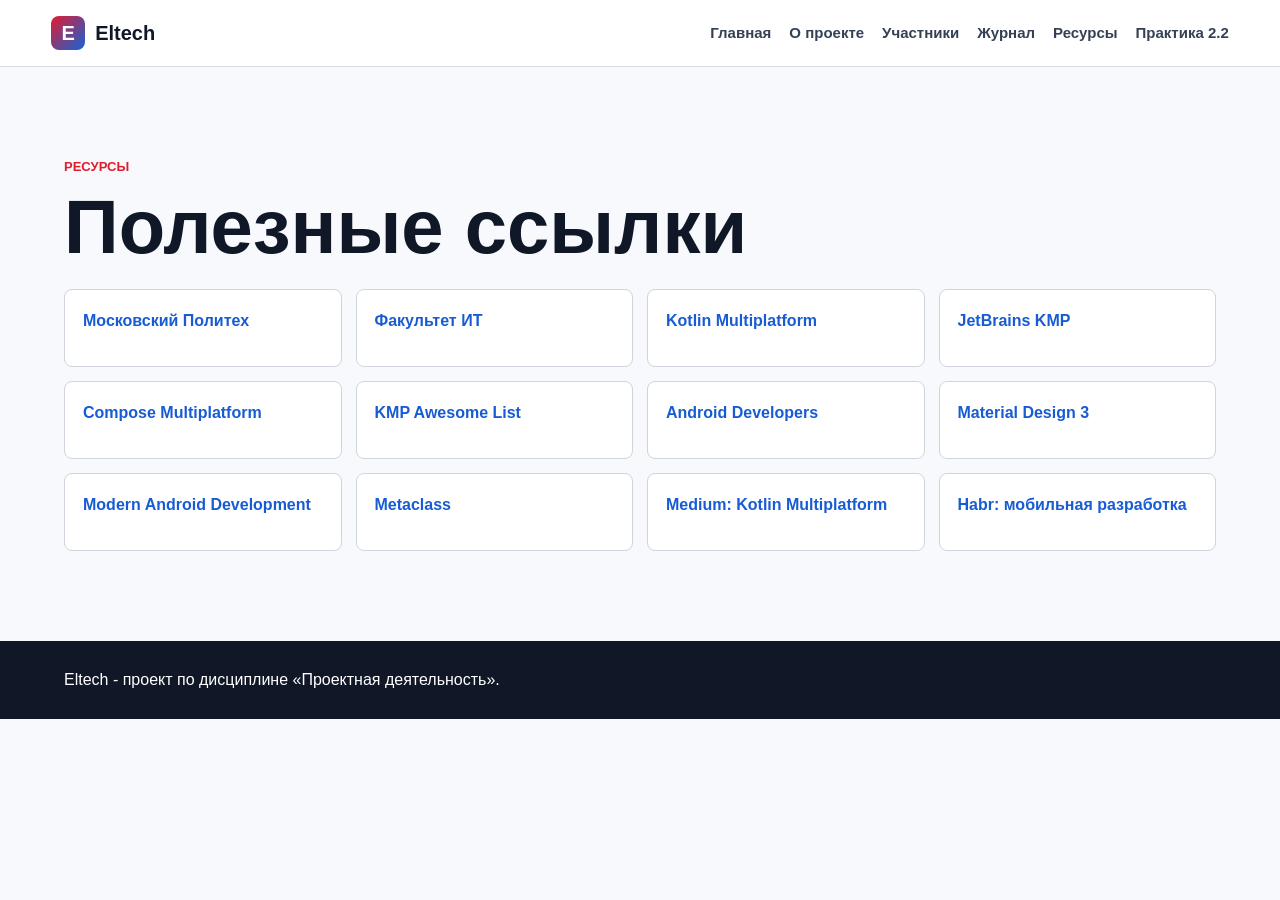
<file: site/resources.html>
<!doctype html>
<html lang="ru">
  <head>
    <meta charset="utf-8">
    <meta name="viewport" content="width=device-width, initial-scale=1">
    <title>Ресурсы - Eltech</title>
    <link rel="stylesheet" href="css/main.css">
  </head>
  <body>
    <header class="topbar">
      <a class="brand" href="index.html" aria-label="Eltech"><span class="brand-mark">E</span><span>Eltech</span></a>
      <nav class="nav" aria-label="Основная навигация">
        <a href="index.html">Главная</a>
        <a href="about.html">О проекте</a>
        <a href="members.html">Участники</a>
        <a href="journal.html">Журнал</a>
        <a href="resources.html">Ресурсы</a>
        <a href="practical.html">Практика 2.2</a>
      </nav>
    </header>
    <main>
      <section class="section">
        <p class="eyebrow">Ресурсы</p>
        <h1 class="page-heading">Полезные ссылки</h1>
        <div class="links-grid">
          <a href="https://mospolytech.ru/">Московский Политех</a>
          <a href="https://mospolytech.ru/obuchenie/fakultety-i-instituty/fakultet-it/">Факультет ИТ</a>
          <a href="https://kotlinlang.org/docs/multiplatform.html">Kotlin Multiplatform</a>
          <a href="https://www.jetbrains.com/kotlin-multiplatform/">JetBrains KMP</a>
          <a href="https://www.jetbrains.com/lp/compose-multiplatform/">Compose Multiplatform</a>
          <a href="https://github.com/terrakok/kmp-awesome">KMP Awesome List</a>
          <a href="https://developer.android.com/">Android Developers</a>
          <a href="https://m3.material.io/">Material Design 3</a>
          <a href="https://developer.android.com/modern-android-development">Modern Android Development</a>
          <a href="https://metaclass.ru/">Metaclass</a>
          <a href="https://medium.com/tag/kotlin-multiplatform">Medium: Kotlin Multiplatform</a>
          <a href="https://habr.com/ru/hub/mobile_dev/">Habr: мобильная разработка</a>
        </div>
      </section>
    </main>
    <footer class="footer"><p>Eltech - проект по дисциплине «Проектная деятельность».</p></footer>
  </body>
</html>
</file>
<file: site/css/main.css>
:root {
  color-scheme: light;
  --text: #101828;
  --muted: #667085;
  --line: #d0d5dd;
  --bg: #f7f9fc;
  --surface: #ffffff;
  --red: #e21b2d;
  --blue: #1264d8;
  --green: #168a4a;
  --shadow: 0 18px 48px rgba(16, 24, 40, 0.1);
}

* {
  box-sizing: border-box;
}

html {
  scroll-behavior: smooth;
}

body {
  margin: 0;
  font-family: Inter, "Segoe UI", Arial, sans-serif;
  color: var(--text);
  background: var(--bg);
  line-height: 1.6;
}

a {
  color: inherit;
}

.topbar {
  position: sticky;
  top: 0;
  z-index: 10;
  display: flex;
  align-items: center;
  justify-content: space-between;
  gap: 24px;
  padding: 16px clamp(20px, 4vw, 56px);
  background: rgba(255, 255, 255, 0.92);
  border-bottom: 1px solid rgba(208, 213, 221, 0.8);
  backdrop-filter: blur(18px);
}

.brand {
  display: inline-flex;
  align-items: center;
  gap: 10px;
  font-size: 20px;
  font-weight: 800;
  text-decoration: none;
}

.brand-mark {
  display: grid;
  width: 34px;
  height: 34px;
  place-items: center;
  border-radius: 8px;
  color: #ffffff;
  background: linear-gradient(135deg, var(--red), var(--blue));
}

.nav {
  display: flex;
  flex-wrap: wrap;
  justify-content: flex-end;
  gap: 8px 18px;
  font-size: 15px;
  font-weight: 650;
}

.nav a {
  color: #344054;
  text-decoration: none;
}

.nav a:hover {
  color: var(--red);
}

.hero {
  display: grid;
  grid-template-columns: minmax(0, 0.9fr) minmax(360px, 1.1fr);
  align-items: center;
  gap: clamp(28px, 6vw, 72px);
  min-height: calc(100vh - 68px);
  padding: clamp(40px, 7vw, 88px) clamp(20px, 5vw, 72px) 44px;
  background:
    radial-gradient(circle at 80% 16%, rgba(18, 100, 216, 0.16), transparent 28%),
    linear-gradient(180deg, #ffffff 0%, #eef4ff 100%);
}

.hero.compact-hero {
  min-height: auto;
}

.hero-text {
  max-width: 680px;
}

.eyebrow {
  margin: 0 0 12px;
  color: var(--red);
  font-size: 13px;
  font-weight: 800;
  letter-spacing: 0;
  text-transform: uppercase;
}

h1,
h2,
h3,
p {
  overflow-wrap: anywhere;
}

h1 {
  margin: 0;
  font-size: clamp(56px, 10vw, 112px);
  line-height: 0.95;
  letter-spacing: 0;
}

.page-heading {
  margin: 0 0 24px;
  font-size: clamp(40px, 7vw, 76px);
  line-height: 1;
}

h2 {
  margin: 0 0 20px;
  font-size: clamp(30px, 5vw, 54px);
  line-height: 1.05;
  letter-spacing: 0;
}

h3 {
  margin: 0 0 12px;
  font-size: 22px;
  line-height: 1.2;
}

.lead {
  max-width: 620px;
  margin: 24px 0 0;
  color: #344054;
  font-size: clamp(18px, 2vw, 23px);
}

.hero-actions {
  display: flex;
  flex-wrap: wrap;
  gap: 12px;
  margin-top: 32px;
}

.button {
  display: inline-flex;
  align-items: center;
  justify-content: center;
  min-height: 46px;
  padding: 12px 18px;
  border-radius: 8px;
  font-weight: 800;
  text-decoration: none;
}

.button.primary {
  color: #ffffff;
  background: var(--red);
}

.button.secondary {
  color: var(--blue);
  background: #eaf2ff;
}

.hero-media {
  margin: 0;
}

.hero-media img,
.wide-visual {
  display: block;
  width: 100%;
  height: auto;
}

.code-diagram {
  overflow-x: auto;
  padding: 22px;
  border: 1px solid var(--line);
  border-radius: 8px;
  background: #101828;
  box-shadow: var(--shadow);
}

.code-diagram pre {
  margin: 0;
}

.code-diagram code {
  color: #f8fafc;
  font-family: Consolas, "Courier New", monospace;
  font-size: 15px;
  line-height: 1.6;
  white-space: pre;
}

.section {
  padding: clamp(44px, 7vw, 92px) clamp(20px, 5vw, 72px);
}

.section.compact {
  display: grid;
  grid-template-columns: repeat(3, 1fr);
  gap: 1px;
  padding-top: 0;
  padding-bottom: 0;
  background: var(--line);
}

.stat {
  min-height: 132px;
  padding: 28px;
  background: var(--surface);
}

.stat strong {
  display: block;
  color: var(--blue);
  font-size: 36px;
  line-height: 1;
}

.stat span {
  display: block;
  max-width: 280px;
  margin-top: 10px;
  color: var(--muted);
}

.split {
  display: grid;
  grid-template-columns: minmax(0, 1fr) minmax(300px, 440px);
  gap: clamp(28px, 5vw, 64px);
  align-items: start;
  background: #ffffff;
}

.split p {
  max-width: 760px;
  color: #344054;
  font-size: 18px;
}

.panel {
  padding: 28px;
  border: 1px solid var(--line);
  border-radius: 8px;
  background: #f8fafc;
}

.checklist {
  display: grid;
  gap: 12px;
  margin: 0;
  padding-left: 20px;
  color: #344054;
}

.wide-visual {
  margin-top: 26px;
  border: 1px solid var(--line);
  border-radius: 8px;
  box-shadow: var(--shadow);
}

.table-wrap {
  overflow-x: auto;
  border: 1px solid var(--line);
  border-radius: 8px;
  background: #ffffff;
}

table {
  width: 100%;
  min-width: 760px;
  border-collapse: collapse;
}

th,
td {
  padding: 14px 16px;
  border-bottom: 1px solid #eaecf0;
  text-align: left;
  vertical-align: top;
}

th {
  color: #344054;
  background: #f8fafc;
  font-size: 14px;
  text-transform: uppercase;
}

tbody tr:hover {
  background: #f9fbff;
}

.timeline {
  display: grid;
  grid-template-columns: repeat(5, minmax(220px, 1fr));
  gap: 16px;
  overflow-x: auto;
  padding-bottom: 8px;
}

.timeline article {
  min-height: 250px;
  padding: 22px;
  border: 1px solid var(--line);
  border-top: 5px solid var(--blue);
  border-radius: 8px;
  background: #ffffff;
}

.timeline time {
  display: block;
  margin-bottom: 12px;
  color: var(--red);
  font-weight: 800;
}

.timeline p {
  margin: 0;
  color: #475467;
}

.links-grid {
  display: grid;
  grid-template-columns: repeat(4, 1fr);
  gap: 14px;
}

.links-grid a {
  min-height: 78px;
  padding: 18px;
  border: 1px solid var(--line);
  border-radius: 8px;
  background: #ffffff;
  color: #175cd3;
  font-weight: 800;
  text-decoration: none;
}

.info-tile {
  min-height: 78px;
  padding: 18px;
  border: 1px solid var(--line);
  border-radius: 8px;
  background: #ffffff;
  color: #344054;
  font-weight: 800;
}

.timeline.vertical {
  grid-template-columns: 1fr;
  max-width: 900px;
  overflow-x: visible;
}

.timeline.vertical article {
  min-height: auto;
}

.links-grid a:hover {
  border-color: var(--blue);
  box-shadow: 0 12px 24px rgba(18, 100, 216, 0.12);
}

.footer {
  padding: 26px clamp(20px, 5vw, 72px);
  color: #ffffff;
  background: #101828;
}

.footer p {
  margin: 0;
}

@media (max-width: 920px) {
  .hero,
  .split {
    grid-template-columns: 1fr;
  }

  .hero {
    min-height: auto;
  }

  .hero-media {
    max-width: 680px;
  }

  .section.compact,
  .links-grid {
    grid-template-columns: 1fr;
  }
}

@media (max-width: 640px) {
  .topbar {
    align-items: flex-start;
    flex-direction: column;
  }

  .nav {
    justify-content: flex-start;
  }

  .hero {
    padding-top: 32px;
  }

  .button {
    width: 100%;
  }
}
</file>
